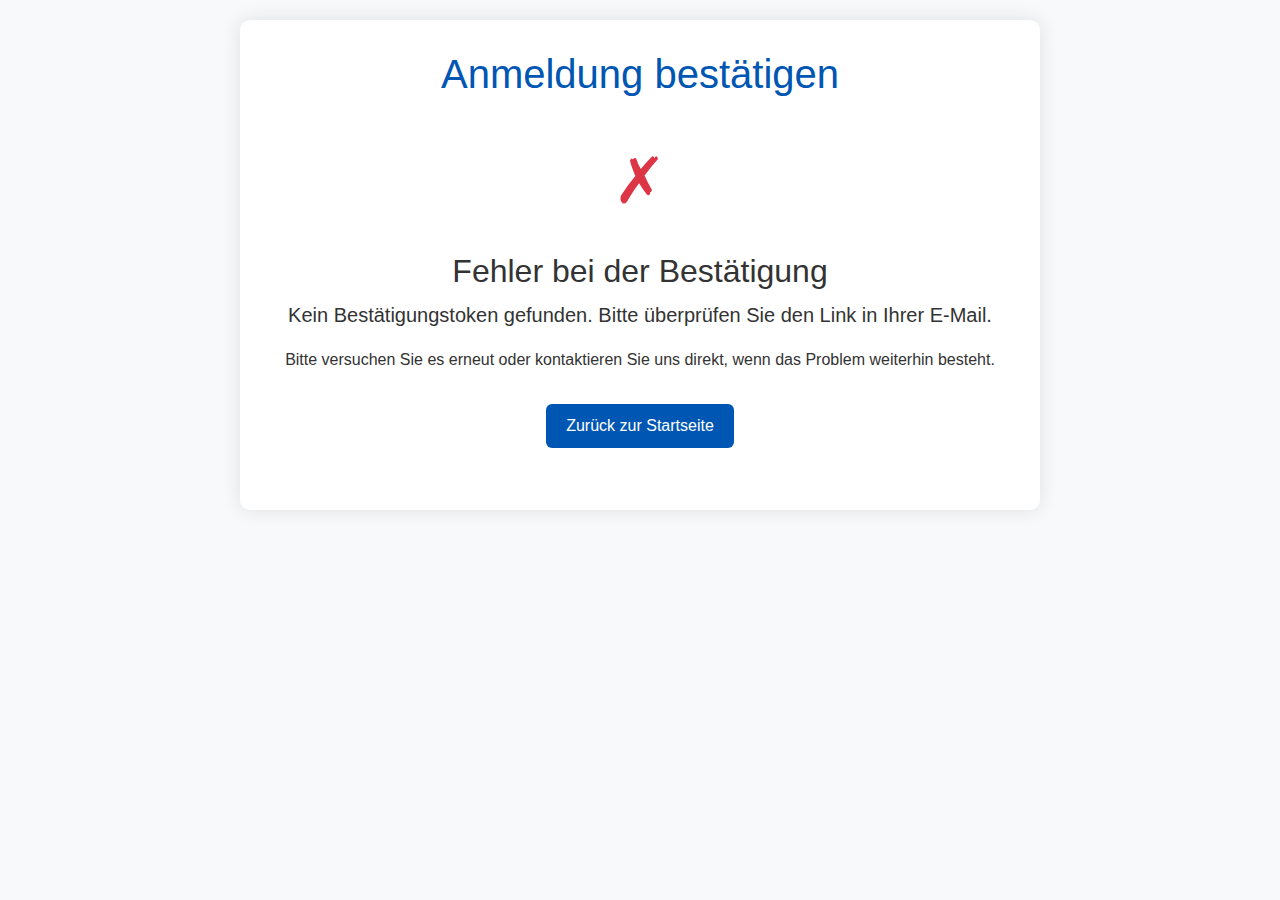
<file: confirm.html>
<!DOCTYPE html>
<html lang="de">
<head>
    <meta charset="UTF-8">
    <meta name="viewport" content="width=device-width, initial-scale=1.0">
    <title>Anmeldung bestätigen - Ottobrunner Hofflohmarkt 2026</title>
    <link rel="stylesheet" href="https://cdn.jsdelivr.net/npm/bootstrap@5.3.0/dist/css/bootstrap.min.css">
    <link rel="stylesheet" href="registration.css">
</head>
<body>
    <div class="container">
        <h1>Anmeldung bestätigen</h1>

        <div id="loading" style="display: block; text-align: center; margin: 2rem 0;">
            <div class="spinner-border text-primary" role="status" style="width: 3rem; height: 3rem;">
                <span class="visually-hidden">Wird geladen...</span>
            </div>
            <p class="mt-2">Ihre Anmeldung wird bestätigt...</p>
        </div>

        <div id="success-message" class="text-center" style="display: none; margin: 2rem 0;">
            <div class="icon-large text-success">✓</div>
            <h2>Anmeldung erfolgreich bestätigt!</h2>
            <p class="lead">Vielen Dank für die Bestätigung Ihrer Anmeldung zum Ottobrunner Hofflohmarkt 2026.</p>
            <p>Ihre Teilnahme ist nun gesichert. Wir werden Sie rechtzeitig vor der Veranstaltung mit weiteren Informationen kontaktieren.</p>
            <p>Die Eintragung in die Plan erfolgt allerdings noch manuell. Bitte haben Sie etwas Geduld.</p>
            <p>Bei Fragen können Sie sich jederzeit an uns wenden.</p>
            <a href="index.html" class="btn btn-primary mt-3">Zurück zur Startseite</a>
        </div>

        <div id="error-message" class="text-center" style="display: none; margin: 2rem 0;">
            <div class="icon-large text-danger">✗</div>
            <h2>Fehler bei der Bestätigung</h2>
            <p class="lead" id="error-details">Leider ist ein Fehler aufgetreten. Der Bestätigungslink ist möglicherweise ungültig oder abgelaufen.</p>
            <p>Bitte versuchen Sie es erneut oder kontaktieren Sie uns direkt, wenn das Problem weiterhin besteht.</p>
            <a href="index.html" class="btn btn-primary mt-3">Zurück zur Startseite</a>
        </div>
    </div>

    <script src="https://cdn.jsdelivr.net/npm/bootstrap@5.3.0/dist/js/bootstrap.bundle.min.js"></script>
    <script src="confirm.js"></script>
</body>
</html>
</file>
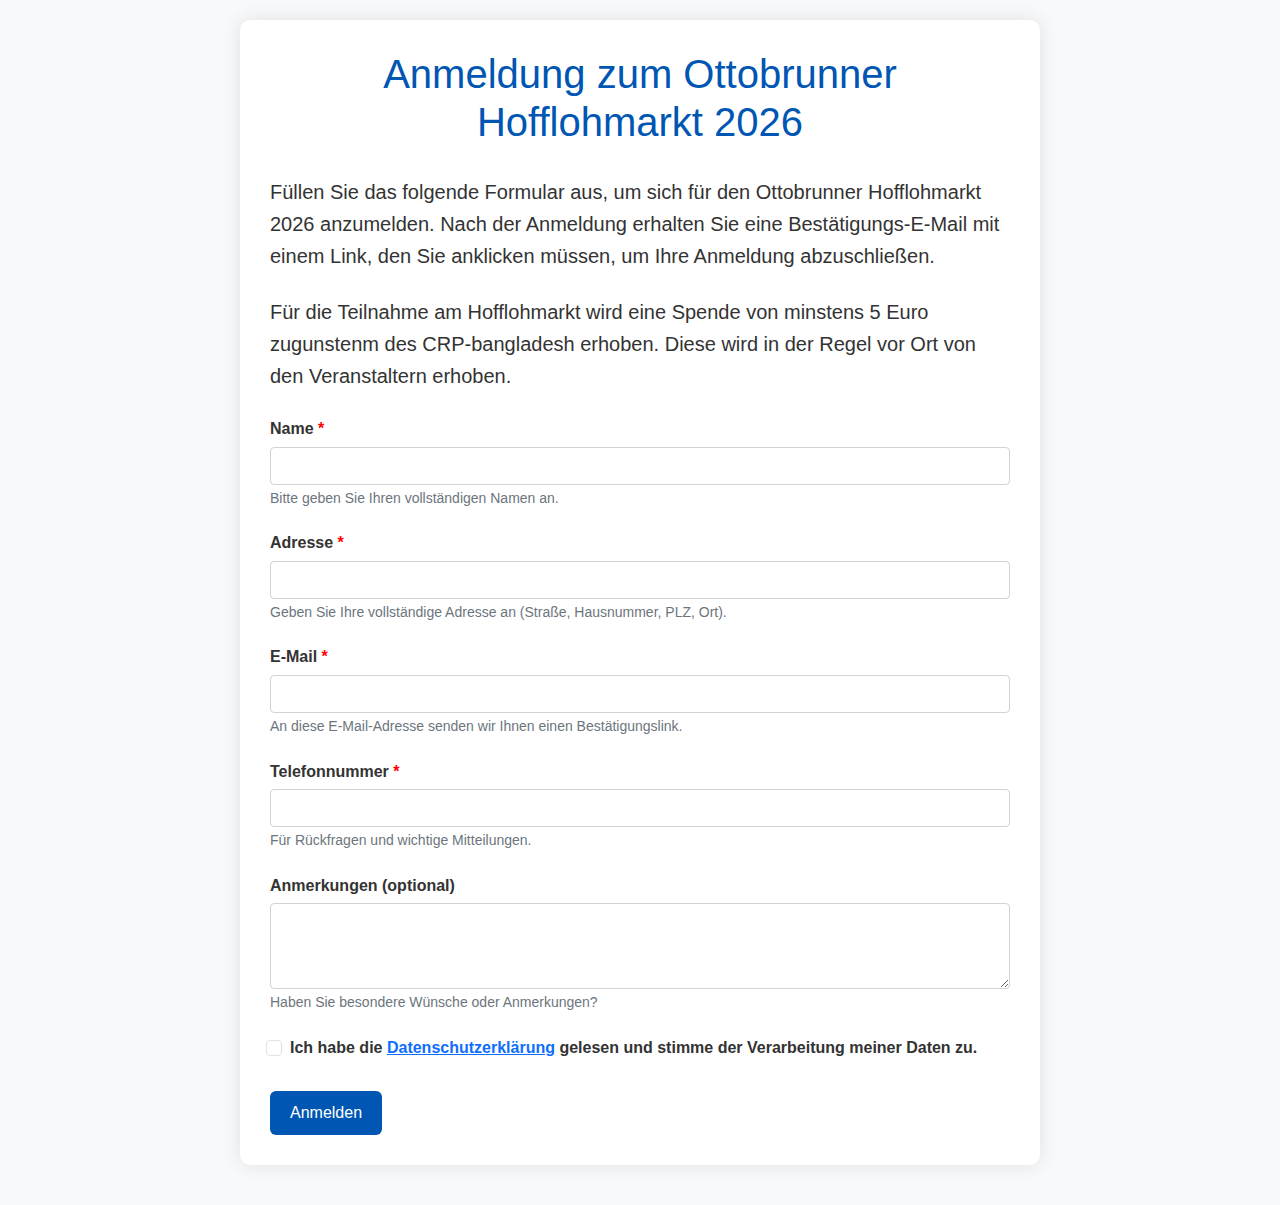
<file: registration.html>
<!DOCTYPE html>
<html lang="de">
<head>
    <meta charset="UTF-8">
    <meta name="viewport" content="width=device-width, initial-scale=1.0">
    <title>Anmeldung zum Ottobrunner Hofflohmarkt 2026</title>
    <link rel="stylesheet" href="https://cdn.jsdelivr.net/npm/bootstrap@5.3.0/dist/css/bootstrap.min.css">
    <link rel="stylesheet" href="registration.css">
</head>
<body>
    <div class="container">
        <h1>Anmeldung zum Ottobrunner Hofflohmarkt 2026</h1>

        <div id="registration-form">
            <p class="lead mb-4">
                Füllen Sie das folgende Formular aus, um sich für den Ottobrunner Hofflohmarkt 2026 anzumelden.
                Nach der Anmeldung erhalten Sie eine Bestätigungs-E-Mail mit einem Link, den Sie anklicken müssen,
                um Ihre Anmeldung abzuschließen.
            </p>
            <p class="lead mb-4">
                Für die Teilnahme am Hofflohmarkt wird eine Spende von minstens 5 Euro zugunstenm des CRP-bangladesh erhoben.
                Diese wird in der Regel vor Ort von den Veranstaltern erhoben.
            </p>

            <form id="garage-sale-form" action="javascript:void(0);" method="post">
                <div class="form-group">
                    <label for="name" class="required">Name</label>
                    <input type="text" class="form-control" id="name" name="name" required>
                    <small class="form-text">Bitte geben Sie Ihren vollständigen Namen an.</small>
                </div>

                <div class="form-group">
                    <label for="address" class="required">Adresse</label>
                    <input type="text" class="form-control" id="address" name="address" required>
                    <small class="form-text">Geben Sie Ihre vollständige Adresse an (Straße, Hausnummer, PLZ, Ort).</small>
                </div>

                <div class="form-group">
                    <label for="email" class="required">E-Mail</label>
                    <input type="email" class="form-control" id="email" name="email" required>
                    <small class="form-text">An diese E-Mail-Adresse senden wir Ihnen einen Bestätigungslink.</small>
                </div>

                <div class="form-group">
                    <label for="phone" class="required">Telefonnummer</label>
                    <input type="tel" class="form-control" id="phone" name="phone" required>
                    <small class="form-text">Für Rückfragen und wichtige Mitteilungen.</small>
                </div>

                <div class="form-group">
                    <label for="notes">Anmerkungen (optional)</label>
                    <textarea class="form-control" id="notes" name="notes" rows="3"></textarea>
                    <small class="form-text">Haben Sie besondere Wünsche oder Anmerkungen?</small>
                </div>

                <div class="form-group form-check">
                    <input type="checkbox" class="form-check-input" id="privacy" required>
                    <label class="form-check-label" for="privacy">Ich habe die <a href="#" data-bs-toggle="modal" data-bs-target="#privacyModal">Datenschutzerklärung</a> gelesen und stimme der Verarbeitung meiner Daten zu.</label>
                </div>

                <button type="submit" class="btn btn-primary">Anmelden</button>
            </form>

            <div class="alert alert-danger" id="error-message" role="alert"></div>

            <div id="loading">
                <div class="spinner-border text-primary" role="status">
                    <span class="visually-hidden">Wird geladen...</span>
                </div>
                <p class="mt-2">Ihre Anmeldung wird verarbeitet...</p>
            </div>
        </div>

        <div id="success-message" class="alert alert-success" role="alert">
            <h4 class="alert-heading">Anmeldung erfolgreich!</h4>
            <p>Vielen Dank für Ihre Anmeldung zum Ottobrunner Hofflohmarkt 2026. Sie erhalten in Kürze eine E-Mail mit einem Bestätigungslink an die angegebene E-Mail-Adresse.</p>
            <hr>
            <p class="mb-0">Bitte klicken Sie auf den Link in der E-Mail, um Ihre Anmeldung abzuschließen. Überprüfen Sie auch Ihren Spam-Ordner, falls Sie die E-Mail nicht innerhalb der nächsten 15 Minuten erhalten.</p>
            <p class="mt-3">
                <a href="index.html" class="btn btn-primary">Zurück zur Startseite</a>
            </p>
        </div>

        <!-- Datenschutz-Modal -->
        <div class="modal fade" id="privacyModal" tabindex="-1" aria-labelledby="privacyModalLabel" aria-hidden="true">
            <div class="modal-dialog modal-dialog-scrollable">
                <div class="modal-content">
                    <div class="modal-header">
                        <h5 class="modal-title" id="privacyModalLabel">Datenschutzerklärung</h5>
                        <button type="button" class="btn-close" data-bs-dismiss="modal" aria-label="Schließen"></button>
                    </div>
                    <div class="modal-body">
                        <h6>Datenschutzerklärung für die Anmeldung zum Ottobrunner Hofflohmarkt 2026</h6>
                        <p>
                            <strong>1. Verantwortliche Stelle</strong><br>
                            Verantwortlich für die Erhebung, Verarbeitung und Nutzung Ihrer personenbezogenen Daten ist der Veranstalter des Ottobrunner Hofflohmarkts 2026.
                        </p>
                        <p>
                            <strong>2. Erhebung und Verarbeitung personenbezogener Daten</strong><br>
                            Für Ihre Anmeldung zum Hofflohmarkt erheben wir folgende personenbezogene Daten:
                            <ul>
                                <li>Name</li>
                                <li>Adresse</li>
                                <li>E-Mail-Adresse</li>
                                <li>Telefonnummer</li>
                                <li>Ggf. freiwillige Angaben in den Anmerkungen</li>
                            </ul>
                        </p>
                        <p>
                            <strong>3. Zweck der Datenverarbeitung</strong><br>
                            Wir verarbeiten Ihre Daten ausschließlich zum Zweck der Organisation und Durchführung des Ottobrunner Hofflohmarkts, insbesondere für:
                            <ul>
                                <li>Die Registrierung und Verwaltung der Teilnehmer</li>
                                <li>Die Kommunikation mit Ihnen bezüglich des Flohmarkts</li>
                                <li>Die Erstellung einer Teilnehmerliste/Flohmarkt-Karte</li>
                            </ul>
                        </p>
                        <p>
                            <strong>4. Speicherdauer</strong><br>
                            Ihre Daten werden nur so lange gespeichert, wie es für die Organisation des Flohmarkts erforderlich ist, in der Regel bis 3 Monate nach der Veranstaltung.
                            Die Email-Adressen werden längerfristig gespeichert um Sie nächstes Jahr wieder zur Teilnahme zu annimieren.
                        </p>
                        <p>
                            <strong>5. Weitergabe von Daten</strong><br>
                            Ihre Adresse wird in der öffentlichen Flohmarkt-Karte angezeigt, damit Besucher Ihren Stand finden können. Name, E-Mail und Telefonnummer werden nicht öffentlich angezeigt.
                        </p>
                        <p>
                            <strong>6. Ihre Rechte</strong><br>
                            Sie haben jederzeit das Recht auf Auskunft, Berichtigung, Löschung und Einschränkung der Verarbeitung Ihrer Daten. Bitte kontaktieren Sie uns dazu per E-Mail.
                        </p>
                    </div>
                    <div class="modal-footer">
                        <button type="button" class="btn btn-secondary" data-bs-dismiss="modal">Schließen</button>
                    </div>
                </div>
            </div>
        </div>
    </div>

    <script src="https://cdn.jsdelivr.net/npm/bootstrap@5.3.0/dist/js/bootstrap.bundle.min.js"></script>
    <script src="registration.js"></script>
</body>
</html>
</file>
<file: registration.css>
body {
    font-family: 'Arial', sans-serif;
    line-height: 1.6;
    color: #333;
    background-color: #f8f9fa;
    padding-top: 20px;
    padding-bottom: 40px;
}

.container {
    max-width: 800px;
    margin: 0 auto;
    background-color: #fff;
    padding: 30px;
    border-radius: 10px;
    box-shadow: 0 0 20px rgba(0, 0, 0, 0.1);
}

h1 {
    color: #0056b3;
    margin-bottom: 30px;
    text-align: center;
}

.form-group {
    margin-bottom: 20px;
}

label {
    font-weight: bold;
    margin-bottom: 5px;
    display: block;
}

.btn-primary {
    background-color: #0056b3;
    border: none;
    padding: 10px 20px;
    font-size: 16px;
    margin-top: 10px;
}

.btn-primary:hover {
    background-color: #004494;
}

.alert {
    margin-top: 20px;
    display: none;
}

.required::after {
    content: " *";
    color: red;
}

.form-text {
    font-size: 0.875rem;
    color: #6c757d;
}

#loading {
    display: none;
    text-align: center;
    margin-top: 20px;
}

.spinner-border {
    width: 3rem;
    height: 3rem;
}

#success-message {
    display: none;
}

.icon-large {
    font-size: 4rem;
    margin-bottom: 20px;
}

.text-success {
    color: #28a745;
}

.text-danger {
    color: #dc3545;
}

.text-center {
    text-align: center;
}

.lead {
    font-size: 1.25rem;
    font-weight: 300;
}

.mt-2 {
    margin-top: 0.5rem;
}

.mt-3 {
    margin-top: 1rem;
}

.mb-0 {
    margin-bottom: 0;
}

.mb-4 {
    margin-bottom: 1.5rem;
}

.form-control {
    display: block;
    width: 100%;
    padding: 0.375rem 0.75rem;
    font-size: 1rem;
    line-height: 1.5;
    color: #495057;
    background-color: #fff;
    background-clip: padding-box;
    border: 1px solid #ced4da;
    border-radius: 0.25rem;
    transition: border-color 0.15s ease-in-out, box-shadow 0.15s ease-in-out;
}

.form-control:focus {
    color: #495057;
    background-color: #fff;
    border-color: #80bdff;
    outline: 0;
    box-shadow: 0 0 0 0.2rem rgba(0, 123, 255, 0.25);
}

.form-check {
    position: relative;
    display: block;
    padding-left: 1.25rem;
}

.form-check-input {
    position: absolute;
    margin-top: 0.3rem;
    margin-left: -1.25rem;
}

.form-check-label {
    margin-bottom: 0;
}

.modal-dialog {
    max-width: 500px;
    margin: 1.75rem auto;
}

.modal-content {
    position: relative;
    display: flex;
    flex-direction: column;
    width: 100%;
    pointer-events: auto;
    background-color: #fff;
    background-clip: padding-box;
    border: 1px solid rgba(0, 0, 0, 0.2);
    border-radius: 0.3rem;
    outline: 0;
}

.modal-header {
    display: flex;
    align-items: flex-start;
    justify-content: space-between;
    padding: 1rem;
    border-bottom: 1px solid #e9ecef;
    border-top-left-radius: 0.3rem;
    border-top-right-radius: 0.3rem;
}

.modal-body {
    position: relative;
    flex: 1 1 auto;
    padding: 1rem;
}

.modal-footer {
    display: flex;
    align-items: center;
    justify-content: flex-end;
    padding: 1rem;
    border-top: 1px solid #e9ecef;
}

.btn-close {
    box-sizing: content-box;
    width: 1em;
    height: 1em;
    padding: 0.25em;
    color: #000;
    background: transparent url("data:image/svg+xml,%3csvg xmlns='http://www.w3.org/2000/svg' viewBox='0 0 16 16' fill='%23000'%3e%3cpath d='M.293.293a1 1 0 011.414 0L8 6.586 14.293.293a1 1 0 111.414 1.414L9.414 8l6.293 6.293a1 1 0 01-1.414 1.414L8 9.414l-6.293 6.293a1 1 0 01-1.414-1.414L6.586 8 .293 1.707a1 1 0 010-1.414z'/%3e%3c/svg%3e") center/1em auto no-repeat;
    border: 0;
    border-radius: 0.25rem;
    opacity: 0.5;
}

.btn-secondary {
    color: #fff;
    background-color: #6c757d;
    border-color: #6c757d;
}

.btn-secondary:hover {
    color: #fff;
    background-color: #5a6268;
    border-color: #545b62;
}

.modal-title {
    margin-bottom: 0;
    line-height: 1.5;
}

.modal-dialog-scrollable {
    max-height: calc(100% - 3.5rem);
}

.modal-dialog-scrollable .modal-content {
    max-height: calc(100vh - 3.5rem);
    overflow: hidden;
}

.modal-dialog-scrollable .modal-body {
    overflow-y: auto;
}

.visually-hidden {
    position: absolute;
    width: 1px;
    height: 1px;
    padding: 0;
    margin: -1px;
    overflow: hidden;
    clip: rect(0, 0, 0, 0);
    white-space: nowrap;
    border: 0;
}

.hr {
    margin-top: 1rem;
    margin-bottom: 1rem;
    border: 0;
    border-top: 1px solid rgba(0, 0, 0, 0.1);
}
</file>
